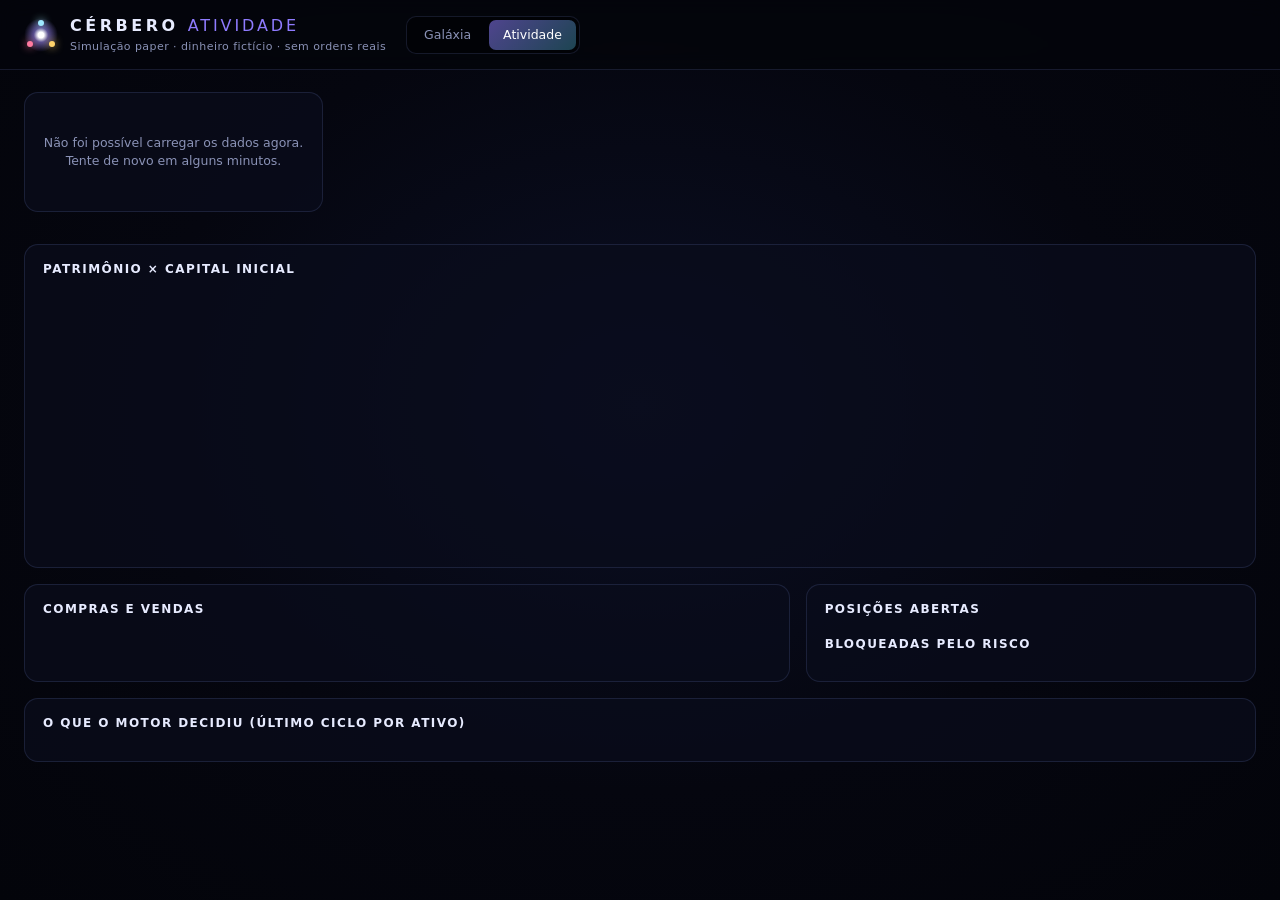
<file: index.html>
<!doctype html>
<html lang="pt-BR">
<head>
<meta charset="utf-8">
<meta name="robots" content="noindex, nofollow">
<meta name="viewport" content="width=device-width, initial-scale=1">
<title>CÉRBERO Atividade</title>
<link rel="stylesheet" href="assets/cerbero-brain.css">
<link rel="stylesheet" href="assets/atividade.css">
</head>
<body class="dash">
<header class="dash-top">
  <div class="brand">
    <div class="logo" aria-hidden="true"><i></i><i></i><i></i></div>
    <div>
      <h1>CÉRBERO <span>ATIVIDADE</span></h1>
      <p>Simulação paper · dinheiro fictício · sem ordens reais</p>
    </div>
  </div>
  <nav class="tabs" aria-label="Abas">
    <a href="galaxia.html">Galáxia</a>
    <a href="./" class="on" aria-current="page">Atividade</a>
  </nav>
  <div class="live" id="live"></div>
</header>

<main class="dash-main">
  <div class="alert" id="alert" hidden></div>

  <section class="kpis hero" id="hero"></section>
  <section class="kpis small" id="small"></section>

  <section class="card">
    <div class="card-h"><h2>Patrimônio × capital inicial</h2><span class="muted" id="chartNote"></span></div>
    <div class="chart" id="chart"></div>
  </section>

  <div class="grid2">
    <section class="card">
      <div class="card-h"><h2>Compras e vendas</h2><span class="muted" id="opsNote"></span></div>
      <div class="table-wrap" id="ops"></div>
    </section>
    <section class="card">
      <div class="card-h"><h2>Posições abertas</h2></div>
      <div id="pos"></div>
      <div class="card-h" style="margin-top:18px"><h2>Bloqueadas pelo risco</h2></div>
      <div id="rej"></div>
    </section>
  </div>

  <section class="card">
    <div class="card-h"><h2>O que o motor decidiu (último ciclo por ativo)</h2><span class="muted" id="decNote"></span></div>
    <div class="decisions" id="dec"></div>
  </section>

  <footer class="dash-foot" id="foot"></footer>
</main>
<div class="tooltip" id="tip" hidden></div>

<script>window.CERBERO_FONTE_REMOTA = "https://raw.githubusercontent.com/rafahuves/cerebro-painel/dados/observacao.json";</script>
<script src="assets/atividade.js?v=d267ae7d6366"></script>
</body>
</html>
</file>
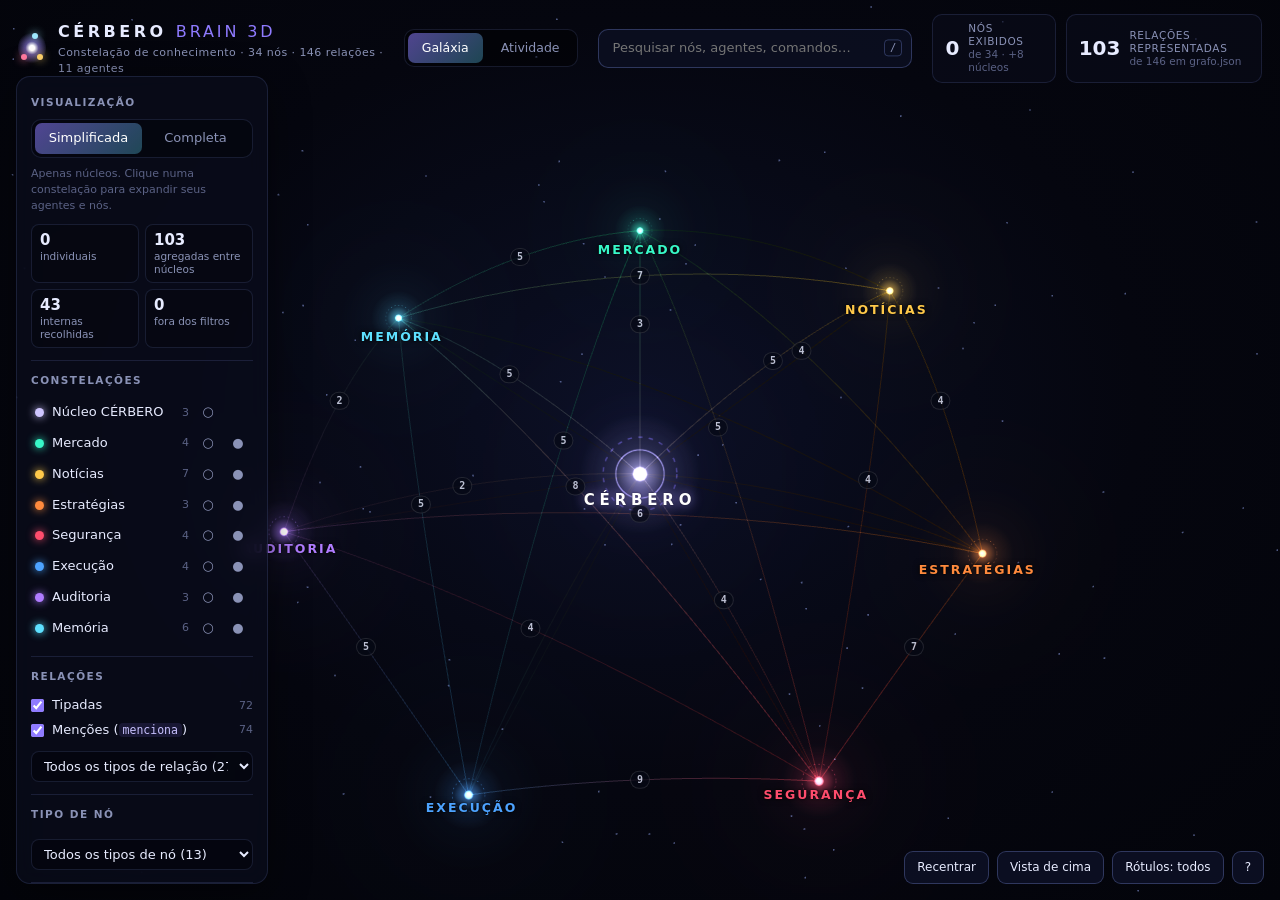
<file: galaxia.html>
<!doctype html>
<html lang="pt-BR">
<head>
<meta charset="utf-8">
<meta name="robots" content="noindex, nofollow">
<meta name="viewport" content="width=device-width, initial-scale=1">
<title>CÉRBERO BRAIN 3D</title>
<link rel="stylesheet" href="assets/cerbero-brain.css">
<style>.p-actions a.btn[href^="../"]{display:none}</style>
</head>
<body>
<div id="stage" aria-label="Constelação do grafo CÉRBERO"></div>

<header class="topbar">
  <div class="brand">
    <div class="logo" aria-hidden="true"><i></i><i></i><i></i></div>
    <div>
      <h1>CÉRBERO <span>BRAIN 3D</span></h1>
      <p id="subtitle">Constelação de conhecimento · grafo/grafo.json</p>
    </div>
  </div>
  <nav class="tabs" aria-label="Abas">
    <a href="galaxia.html" class="on" aria-current="page">Galáxia</a>
    <a href="./">Atividade</a>
  </nav>
  <div class="search">
    <input id="q" type="search" autocomplete="off" spellcheck="false"
           placeholder="Pesquisar nós, agentes, comandos…" aria-label="Pesquisar nós">
    <kbd>/</kbd>
    <ul id="results" role="listbox" hidden></ul>
  </div>
  <div class="hud">
    <div class="stat"><b id="sNodes">–</b><span>nós exibidos<em id="sNodesT"></em></span></div>
    <div class="stat"><b id="sLinks">–</b><span>relações representadas<em id="sLinksT"></em></span></div>
  </div>
</header>

<aside class="filters glass" id="filters">
  <section>
    <h2>Visualização</h2>
    <div class="seg" id="mode" role="group" aria-label="Modo de visualização">
      <button data-mode="simple">Simplificada</button>
      <button data-mode="full">Completa</button>
    </div>
    <p class="hint" id="modeHint"></p>
    <div class="breakdown" id="breakdown"></div>
  </section>
  <section>
    <h2>Constelações</h2>
    <ul class="areas" id="areaList"></ul>
  </section>
  <section>
    <h2>Relações</h2>
    <label class="chk"><input type="checkbox" id="fTyped" checked><span>Tipadas</span><em id="cTyped"></em></label>
    <label class="chk"><input type="checkbox" id="fMention" checked><span>Menções (<code>menciona</code>)</span><em id="cMention"></em></label>
    <select id="fRel" aria-label="Tipo de relação"></select>
  </section>
  <section>
    <h2>Tipo de nó</h2>
    <select id="fTipo" aria-label="Tipo de nó"></select>
  </section>
  <section class="integrity" id="integrity"></section>
</aside>

<aside class="panel glass" id="panel" hidden>
  <button class="close" id="panelClose" aria-label="Fechar painel">×</button>
  <div id="panelBody"></div>
</aside>

<div class="toolbar">
  <button id="bFilters" class="only-narrow">Filtros</button>
  <button id="bFit" title="Enquadrar a constelação">Recentrar</button>
  <button id="bTop" title="Olhar de cima (2D)">Vista de cima</button>
  <button id="bLabels" title="Alternar rótulos">Rótulos: todos</button>
  <button id="bHelp" title="Atalhos">?</button>
</div>
<div class="help glass" id="help" hidden>
  <b>Navegação</b>
  <p>Arrastar: girar · Shift/⌘ + arrastar ou botão direito: mover · Rolar ou pinça: zoom</p>
  <p>Clique numa constelação para abrir/recolher seus nós. Clique num nó para ver detalhes.</p>
  <p><kbd>/</kbd> pesquisar · <kbd>Esc</kbd> limpar seleção</p>
</div>
<div class="tooltip" id="tip" hidden></div>

<script src="assets/vendor/three.min.js"></script>
<script src="assets/vendor/OrbitControls.js"></script>
<script src="assets/vendor/CSS2DRenderer.js"></script>
<script src="assets/cerbero-data.js"></script>
<script src="assets/cerbero-brain.js"></script>
</body>
</html>
</file>
<file: assets/cerbero-brain.css>
:root {
  --bg: #03040a;
  --glass: rgba(10, 13, 28, 0.72);
  --line: rgba(140, 160, 255, 0.14);
  --line-strong: rgba(140, 160, 255, 0.28);
  --text: #e7ebff;
  --muted: #8a92b6;
  --dim: #5b6285;
  --accent: #8f7bff;
  --ok: #3ee6a8;
  --bad: #ff5a76;
  --warn: #ffc24a;
  --font: -apple-system, BlinkMacSystemFont, "SF Pro Text", "Segoe UI", Inter, system-ui, sans-serif;
  --mono: "SF Mono", ui-monospace, Menlo, Consolas, monospace;
}
* { box-sizing: border-box; }
html, body { margin: 0; height: 100%; overflow: hidden; }
body {
  background: radial-gradient(ellipse at 50% 45%, #0b0f24 0%, #05060f 55%, var(--bg) 100%);
  color: var(--text); font: 13px/1.45 var(--font); -webkit-font-smoothing: antialiased;
}
#stage { position: fixed; inset: 0; }
#stage canvas { display: block; outline: none; }
.labels { position: absolute; inset: 0; pointer-events: none; }
button, select, input { font: inherit; color: inherit; }
code { font-family: var(--mono); font-size: 11.5px; color: #c9c2ff; background: rgba(143,123,255,.12); padding: 0 4px; border-radius: 4px; }
kbd { font-family: var(--mono); font-size: 10.5px; color: var(--muted); border: 1px solid var(--line-strong); border-radius: 4px; padding: 0 5px; }
.glass {
  background: var(--glass); border: 1px solid var(--line); border-radius: 14px;
  backdrop-filter: blur(10px); -webkit-backdrop-filter: blur(10px);
  box-shadow: 0 10px 40px rgba(0,0,0,.45);
}

/* ---------- topo ---------- */
.topbar {
  position: fixed; top: 0; left: 0; right: 0; display: flex; align-items: center; gap: 20px;
  padding: 14px 18px; pointer-events: none;
}
.topbar > * { pointer-events: auto; }
.brand { display: flex; align-items: center; gap: 12px; min-width: 260px; }
.brand h1 { margin: 0; font-size: 16px; letter-spacing: .22em; font-weight: 700; }
.brand h1 span { color: var(--accent); font-weight: 500; letter-spacing: .18em; }
.brand p { margin: 2px 0 0; color: var(--muted); font-size: 11px; letter-spacing: .04em; }
.logo { width: 34px; height: 34px; position: relative; border-radius: 50%;
  background: radial-gradient(circle, #fff 0 12%, rgba(160,140,255,.55) 30%, transparent 70%); }
.logo i { position: absolute; width: 6px; height: 6px; border-radius: 50%; background: #9fe9ff; box-shadow: 0 0 8px #9fe9ff; }
.logo i:nth-child(1) { top: 2px; left: 14px; }
.logo i:nth-child(2) { bottom: 5px; left: 3px; background: #ff7aa0; box-shadow: 0 0 8px #ff7aa0; }
.logo i:nth-child(3) { bottom: 5px; right: 3px; background: #ffd36b; box-shadow: 0 0 8px #ffd36b; }

.search { position: relative; flex: 0 1 380px; margin-left: auto; }
.topbar .tabs { display: flex; gap: 4px; padding: 3px; border-radius: 10px; background: rgba(0,0,0,.45); border: 1px solid var(--line); }
.topbar .tabs a { padding: 6px 14px; border-radius: 7px; color: var(--muted); text-decoration: none; font-size: 12.5px; }
.topbar .tabs a:hover { color: var(--text); }
.topbar .tabs a.on { background: linear-gradient(135deg, rgba(143,123,255,.55), rgba(94,224,255,.3)); color: #fff; }
.search input {
  width: 100%; padding: 9px 36px 9px 14px; border-radius: 10px; outline: none;
  background: rgba(12,16,34,.8); border: 1px solid var(--line-strong);
}
.search input:focus { border-color: rgba(143,123,255,.7); box-shadow: 0 0 0 3px rgba(143,123,255,.15); }
.search input::-webkit-search-cancel-button { display: none; }
.search kbd { position: absolute; right: 10px; top: 50%; transform: translateY(-50%); }
#results {
  position: absolute; top: calc(100% + 6px); left: 0; right: 0; margin: 0; padding: 6px; list-style: none;
  background: rgba(9,12,26,.96); border: 1px solid var(--line-strong); border-radius: 12px; max-height: 360px; overflow: auto;
}
#results li { display: flex; align-items: center; gap: 10px; padding: 7px 9px; border-radius: 8px; cursor: pointer; }
#results li[aria-selected="true"], #results li:hover { background: rgba(143,123,255,.16); }
#results .meta { margin-left: auto; color: var(--muted); font-size: 11px; white-space: nowrap; }
#results .empty { color: var(--muted); cursor: default; }
.dot { width: 9px; height: 9px; border-radius: 50%; flex: none; background: var(--c); box-shadow: 0 0 8px var(--c); }

.hud { display: flex; gap: 10px; margin-left: auto; }
.stat { display: flex; align-items: center; gap: 9px; padding: 7px 12px; border-radius: 10px; background: rgba(10,13,28,.6); border: 1px solid var(--line); }
.stat b { font-size: 20px; font-weight: 600; font-variant-numeric: tabular-nums; }
.stat span { font-size: 10.5px; color: var(--muted); line-height: 1.25; text-transform: uppercase; letter-spacing: .06em; }
.stat em { display: block; font-style: normal; color: var(--dim); text-transform: none; letter-spacing: 0; }

/* ---------- filtros ---------- */
.filters {
  position: fixed; left: 16px; top: 76px; bottom: 16px; width: 252px; padding: 6px 14px 14px; overflow: auto;
  scrollbar-width: thin;
}
.filters section { padding: 12px 0; border-bottom: 1px solid var(--line); }
.filters section:last-child { border-bottom: 0; }
.filters h2 { margin: 0 0 9px; font-size: 10.5px; letter-spacing: .14em; text-transform: uppercase; color: var(--muted); font-weight: 600; }
.seg { display: flex; padding: 3px; border-radius: 10px; background: rgba(0,0,0,.35); border: 1px solid var(--line); }
.seg button { flex: 1; padding: 6px 0; border: 0; border-radius: 7px; background: none; cursor: pointer; color: var(--muted); }
.seg button.on { background: linear-gradient(135deg, rgba(143,123,255,.55), rgba(94,224,255,.3)); color: #fff; }
.hint { margin: 8px 0 0; color: var(--dim); font-size: 11px; }
.areas { list-style: none; margin: 0; padding: 0; }
.areas li { display: flex; align-items: center; gap: 8px; padding: 4px 4px; border-radius: 8px; }
.areas li:hover { background: rgba(255,255,255,.04); }
.areas li.off { opacity: .4; }
.areas .name { flex: 1; cursor: pointer; background: none; border: 0; text-align: left; padding: 2px 0; }
.areas .n { color: var(--dim); font-size: 11px; font-variant-numeric: tabular-nums; }
.areas .eye, .areas .exp { width: 22px; height: 22px; border: 0; border-radius: 6px; background: none; color: var(--muted); cursor: pointer; padding: 0; }
.areas .eye:hover, .areas .exp:hover { background: rgba(255,255,255,.08); color: var(--text); }
.areas .exp.on { color: var(--accent); }
.chk { display: flex; align-items: center; gap: 8px; padding: 3px 0; cursor: pointer; }
.chk input { accent-color: var(--accent); margin: 0; }
.chk em { margin-left: auto; font-style: normal; color: var(--dim); font-size: 11px; }
select {
  width: 100%; margin-top: 8px; padding: 6px 8px; border-radius: 8px; background: rgba(0,0,0,.35);
  border: 1px solid var(--line); outline: none;
}
.integrity { font-size: 11.5px; color: var(--muted); }
.integrity ul { list-style: none; margin: 0; padding: 0; }
.integrity li { display: flex; gap: 7px; padding: 2px 0; }
.integrity .ok { color: var(--ok); }
.integrity .bad { color: var(--bad); }
.integrity small { display: block; margin-top: 6px; color: var(--dim); }

/* ---------- painel lateral ---------- */
.panel {
  position: fixed; right: 16px; top: 76px; bottom: 16px; width: 380px; padding: 20px 20px 18px; overflow: auto;
  scrollbar-width: thin;
}
.panel .close { position: absolute; right: 10px; top: 10px; width: 28px; height: 28px; border: 0; border-radius: 8px; background: none; color: var(--muted); font-size: 20px; cursor: pointer; }
.panel .close:hover { background: rgba(255,255,255,.08); color: var(--text); }
.p-head { display: flex; gap: 12px; align-items: flex-start; padding-right: 28px; }
.p-head .orb { width: 34px; height: 34px; border-radius: 50%; flex: none; margin-top: 2px;
  background: radial-gradient(circle, #fff 0 14%, var(--c) 38%, transparent 72%); }
.p-head h3 { margin: 0; font-size: 17px; font-weight: 600; word-break: break-word; }
.chips { display: flex; flex-wrap: wrap; gap: 5px; margin-top: 6px; }
.chip { font-size: 10.5px; padding: 2px 8px; border-radius: 99px; border: 1px solid var(--line-strong); color: var(--muted); }
.chip.c { color: var(--c); border-color: color-mix(in srgb, var(--c) 45%, transparent); }
.chip.ok { color: var(--ok); border-color: rgba(62,230,168,.4); }
.chip.bad { color: var(--bad); border-color: rgba(255,90,118,.45); }
.chip.warn { color: var(--warn); border-color: rgba(255,194,74,.45); }
.panel h4 { margin: 18px 0 7px; font-size: 10.5px; letter-spacing: .14em; text-transform: uppercase; color: var(--muted); font-weight: 600; }
.panel p { margin: 0 0 8px; color: #cfd5f3; }
.panel ul.bul { margin: 0; padding-left: 16px; color: #cfd5f3; }
.panel ul.bul li { margin: 3px 0; }
.panel .none { color: var(--dim); font-style: italic; }
.conn { list-style: none; margin: 0; padding: 0; }
.conn li { display: flex; align-items: center; gap: 8px; padding: 4px 6px; border-radius: 7px; cursor: pointer; }
.conn li:hover { background: rgba(143,123,255,.12); }
.conn .rel { font-family: var(--mono); font-size: 10.5px; color: var(--muted); min-width: 0; white-space: nowrap; }
.conn .arrow { color: var(--dim); }
.conn .tgt { overflow: hidden; text-overflow: ellipsis; white-space: nowrap; }
.conn .hidden-note { margin-left: auto; font-size: 10px; color: var(--dim); }
.grp-title { font-size: 11px; color: var(--dim); margin: 8px 0 2px; }
.state { list-style: none; margin: 0; padding: 0; }
.state li { display: grid; grid-template-columns: 18px 1fr; gap: 6px; padding: 3px 0; }
.state .v { color: var(--muted); font-family: var(--mono); font-size: 11px; word-break: break-all; }
.state .i-ok { color: var(--ok); } .state .i-bad { color: var(--bad); } .state .i-neu { color: var(--muted); }
.p-actions { display: flex; flex-wrap: wrap; gap: 8px; margin-top: 16px; }
.btn, .toolbar button {
  padding: 7px 12px; border-radius: 9px; border: 1px solid var(--line-strong); background: rgba(14,18,38,.82);
  cursor: pointer; text-decoration: none; color: var(--text); font-size: 12px;
}
.btn:hover, .toolbar button:hover { border-color: rgba(143,123,255,.7); background: rgba(40,34,90,.7); }
.btn.primary { background: linear-gradient(135deg, rgba(143,123,255,.5), rgba(94,224,255,.25)); border-color: rgba(143,123,255,.6); }
.foot { margin-top: 14px; font-size: 10.5px; color: var(--dim); }
.mini-grid { display: grid; grid-template-columns: 1fr 1fr; gap: 6px; }
.mini-grid div { padding: 8px 10px; border-radius: 9px; background: rgba(0,0,0,.25); border: 1px solid var(--line); }
.mini-grid b { display: block; font-size: 17px; font-variant-numeric: tabular-nums; }
.mini-grid span { font-size: 10.5px; color: var(--muted); }

/* ---------- rodapé ---------- */
.toolbar { position: fixed; right: 16px; bottom: 16px; display: flex; gap: 8px; transition: right .2s; }
body.panel-open .toolbar { right: 412px; }
.only-narrow { display: none; }
.breakdown { display: grid; grid-template-columns: 1fr 1fr; gap: 6px; margin-top: 10px; }
.breakdown span { padding: 6px 8px; border-radius: 8px; background: rgba(0,0,0,.25); border: 1px solid var(--line); font-size: 10.5px; color: var(--muted); line-height: 1.25; }
.breakdown b { display: block; color: var(--text); font-size: 15px; font-weight: 600; font-variant-numeric: tabular-nums; }
.help { position: fixed; right: 16px; bottom: 60px; width: 300px; padding: 12px 14px; font-size: 12px; color: var(--muted); }
.help b { color: var(--text); }
.help p { margin: 6px 0 0; }
.tooltip {
  position: fixed; pointer-events: none; padding: 6px 10px; border-radius: 8px; font-size: 12px; z-index: 5;
  background: rgba(8,10,22,.94); border: 1px solid var(--line-strong); transform: translate(14px, 14px);
}
.tooltip small { display: block; color: var(--muted); font-size: 10.5px; }

/* ---------- rótulos 3D ---------- */
.lbl { padding-top: 16px;
  font-size: 11px; color: rgba(214,222,255,.8); white-space: nowrap; letter-spacing: .02em;
  text-shadow: 0 0 6px #000, 0 0 2px #000; transition: opacity .15s;
}
.lbl.dim { opacity: .18; }
.lbl.hot { color: #fff; }
.lbl-hub { font-size: 12.5px; font-weight: 600; letter-spacing: .16em; text-transform: uppercase; color: var(--c); }
.lbl-core { font-size: 15px; font-weight: 700; letter-spacing: .32em; color: #fff; text-shadow: 0 0 12px rgba(160,140,255,.9), 0 0 2px #000; }
.lbl-agente { color: #eef1ff; font-weight: 500; }
.lbl-comando { font-family: var(--mono); font-size: 10px; color: rgba(190,200,240,.7); }
.cnt { opacity: .8;
  font: 600 10px/1 var(--mono); color: var(--text); padding: 3px 6px; border-radius: 99px;
  background: rgba(8,10,22,.85); border: 1px solid rgba(255,255,255,.14);
}
.cnt.dim { opacity: .15; }
.fatal { position: absolute; inset: 0; display: grid; place-items: center; color: var(--bad); padding: 24px; text-align: center; }

@media (max-width: 1100px) {
  .hud .stat span { display: none; }
  .panel { width: 340px; }
  body.panel-open .toolbar { right: 372px; }
}
@media (max-width: 820px) {
  .brand { min-width: 0; } .brand p, .hud { display: none; }
  .filters { display: none; top: 70px; z-index: 4; }
  body.show-filters .filters { display: block; }
  .only-narrow { display: inline-block; }
  .panel { left: 16px; right: 16px; width: auto; top: auto; height: 56vh; z-index: 4; }
  body.panel-open .toolbar { right: 16px; bottom: calc(56vh + 26px); }
}
</file>
<file: assets/atividade.css>
/* Aba Atividade — complementa cerbero-brain.css (mesmos tokens). */
body.dash { overflow: auto; height: auto; min-height: 100%; }
html:has(body.dash) { overflow: auto; }
.dash-top {
  position: sticky; top: 0; z-index: 3; display: flex; align-items: center; gap: 20px; padding: 14px 24px;
  background: rgba(4,5,12,.82); border-bottom: 1px solid var(--line);
  backdrop-filter: blur(10px); -webkit-backdrop-filter: blur(10px);
}
.tabs { display: flex; gap: 4px; padding: 3px; border-radius: 10px; background: rgba(0,0,0,.35); border: 1px solid var(--line); }
.tabs a { padding: 6px 14px; border-radius: 7px; color: var(--muted); text-decoration: none; font-size: 12.5px; }
.tabs a:hover { color: var(--text); }
.tabs a.on { background: linear-gradient(135deg, rgba(143,123,255,.55), rgba(94,224,255,.3)); color: #fff; }
.live { margin-left: auto; display: flex; align-items: center; gap: 8px; font-size: 12px; color: var(--muted); text-align: right; }
.live .pulse { width: 8px; height: 8px; border-radius: 50%; background: var(--ok); box-shadow: 0 0 8px var(--ok); flex: none; }
.live .pulse.off { background: var(--dim); box-shadow: none; }
.live .pulse.warn { background: var(--warn); box-shadow: 0 0 8px var(--warn); }
.live b { color: var(--text); font-weight: 600; }

.dash-main { max-width: 1320px; margin: 0 auto; padding: 22px 24px 40px; display: flex; flex-direction: column; gap: 16px; }
.muted { color: var(--muted); font-size: 12px; }
.alert { padding: 10px 14px; border-radius: 10px; border: 1px solid rgba(255,194,74,.4); background: rgba(255,194,74,.08); color: #ffe2a3; font-size: 12.5px; }
.alert.reprovado { border-color: rgba(255,99,99,.55); background: rgba(255,99,99,.10); color: #ffc9c9; font-weight: 600; }

.kpis { display: grid; gap: 12px; }
.kpis.hero { grid-template-columns: repeat(4, minmax(0, 1fr)); }
.kpis.small { grid-template-columns: repeat(6, minmax(0, 1fr)); }
.kpi { padding: 14px 16px; border-radius: 14px; background: var(--glass); border: 1px solid var(--line); min-width: 0; }
.kpi .t { font-size: 10.5px; letter-spacing: .12em; text-transform: uppercase; color: var(--muted); }
.kpi .v { margin-top: 6px; font-size: 26px; font-weight: 600; font-variant-numeric: tabular-nums; white-space: nowrap; overflow: hidden; text-overflow: ellipsis; }
.kpis.small .kpi .v { font-size: 18px; }
.kpi .s { margin-top: 3px; font-size: 11.5px; color: var(--muted); }
.kpi.accent { background: linear-gradient(160deg, rgba(143,123,255,.18), rgba(10,13,28,.72) 60%); border-color: rgba(143,123,255,.3); }
.pos { color: var(--ok); } .neg { color: var(--bad); } .zero { color: var(--text); }

.card { padding: 16px 18px; border-radius: 14px; background: var(--glass); border: 1px solid var(--line); min-width: 0; }
.card-h { display: flex; align-items: baseline; gap: 12px; margin-bottom: 12px; }
.card-h h2 { margin: 0; font-size: 12px; letter-spacing: .12em; text-transform: uppercase; color: var(--text); font-weight: 600; }
.card-h .muted { margin-left: auto; }
.grid2 { display: grid; grid-template-columns: minmax(0, 1.7fr) minmax(0, 1fr); gap: 16px; }

.chart { position: relative; height: 260px; }
.chart svg { width: 100%; height: 100%; display: block; overflow: visible; }
.chart .grid line { stroke: rgba(140,160,255,.09); }
.chart .axis text { fill: var(--dim); font-size: 10.5px; font-family: var(--font); }
.chart .base { stroke: var(--muted); stroke-width: 1.5; stroke-dasharray: 5 5; }
.chart .line { fill: none; stroke: #8f7bff; stroke-width: 2; stroke-linejoin: round; stroke-linecap: round; }
.chart .area { fill: url(#gArea); }
.chart .cross { stroke: rgba(255,255,255,.35); stroke-width: 1; }
.chart .dot { fill: #8f7bff; stroke: #0a0d1c; stroke-width: 2; }
.chart .lbl-base { fill: var(--muted); font-size: 10.5px; }
.empty { display: grid; place-items: center; text-align: center; height: 100%; min-height: 120px; color: var(--muted); font-size: 12.5px; padding: 16px; }
.empty b { display: block; color: var(--text); font-size: 14px; margin-bottom: 4px; }

.table-wrap { overflow: auto; max-height: 420px; }
table { width: 100%; border-collapse: collapse; font-size: 12px; font-variant-numeric: tabular-nums; }
th { position: sticky; top: 0; background: #0b0e1f; text-align: left; font-weight: 500; color: var(--muted); font-size: 10.5px; letter-spacing: .08em; text-transform: uppercase; padding: 7px 8px; border-bottom: 1px solid var(--line-strong); white-space: nowrap; }
td { padding: 7px 8px; border-bottom: 1px solid var(--line); white-space: nowrap; }
td.r, th.r { text-align: right; }
tr:hover td { background: rgba(143,123,255,.06); }
.side { display: inline-flex; align-items: center; gap: 5px; font-weight: 600; font-size: 11px; padding: 2px 8px; border-radius: 99px; }
.side.buy { color: #9fe9ff; background: rgba(94,224,255,.12); }
.side.sell { color: #ffd36b; background: rgba(255,211,107,.12); }

.decisions { display: grid; grid-template-columns: repeat(auto-fill, minmax(280px, 1fr)); gap: 12px; }
.dec { padding: 12px 14px; border-radius: 12px; background: rgba(0,0,0,.25); border: 1px solid var(--line); }
.dec-h { display: flex; align-items: center; gap: 8px; }
.dec-h b { font-size: 14px; }
.badge { margin-left: auto; font-size: 10.5px; font-weight: 600; letter-spacing: .06em; padding: 2px 8px; border-radius: 99px; border: 1px solid var(--line-strong); color: var(--muted); }
.badge.abster { color: #c9cfee; }
.badge.sinal { color: var(--ok); border-color: rgba(62,230,168,.45); }
.badge.executada { color: var(--ok); border-color: rgba(62,230,168,.45); }
.badge.rejeitada { color: var(--bad); border-color: rgba(255,90,118,.45); }
.badge.observar { color: var(--warn); border-color: rgba(255,194,74,.45); }
.dec ul { margin: 8px 0 0; padding-left: 16px; color: #cfd5f3; font-size: 12px; }
.ind { display: flex; flex-wrap: wrap; gap: 6px 12px; margin-top: 8px; font-size: 11px; color: var(--muted); font-variant-numeric: tabular-nums; }
.ind b { color: var(--text); font-weight: 500; }
.dec small { display: block; margin-top: 8px; color: var(--dim); font-size: 10.5px; }
.counts { display: flex; gap: 8px; flex-wrap: wrap; }

.dash-foot { color: var(--dim); font-size: 11.5px; line-height: 1.6; padding: 4px 2px; }
.dash-foot code { font-size: 11px; }

@media (max-width: 1100px) {
  .kpis.small { grid-template-columns: repeat(3, minmax(0, 1fr)); }
  .grid2 { grid-template-columns: 1fr; }
}
@media (max-width: 720px) {
  .dash-top { flex-wrap: wrap; padding: 12px 16px; }
  .dash-top .brand p { display: none; }
  .live { margin-left: 0; width: 100%; text-align: left; }
  .dash-main { padding: 16px; }
  .kpis.hero { grid-template-columns: repeat(2, minmax(0, 1fr)); }
  .kpis.small { grid-template-columns: repeat(2, minmax(0, 1fr)); }
  .kpi .v { font-size: 20px; }
}
</file>
